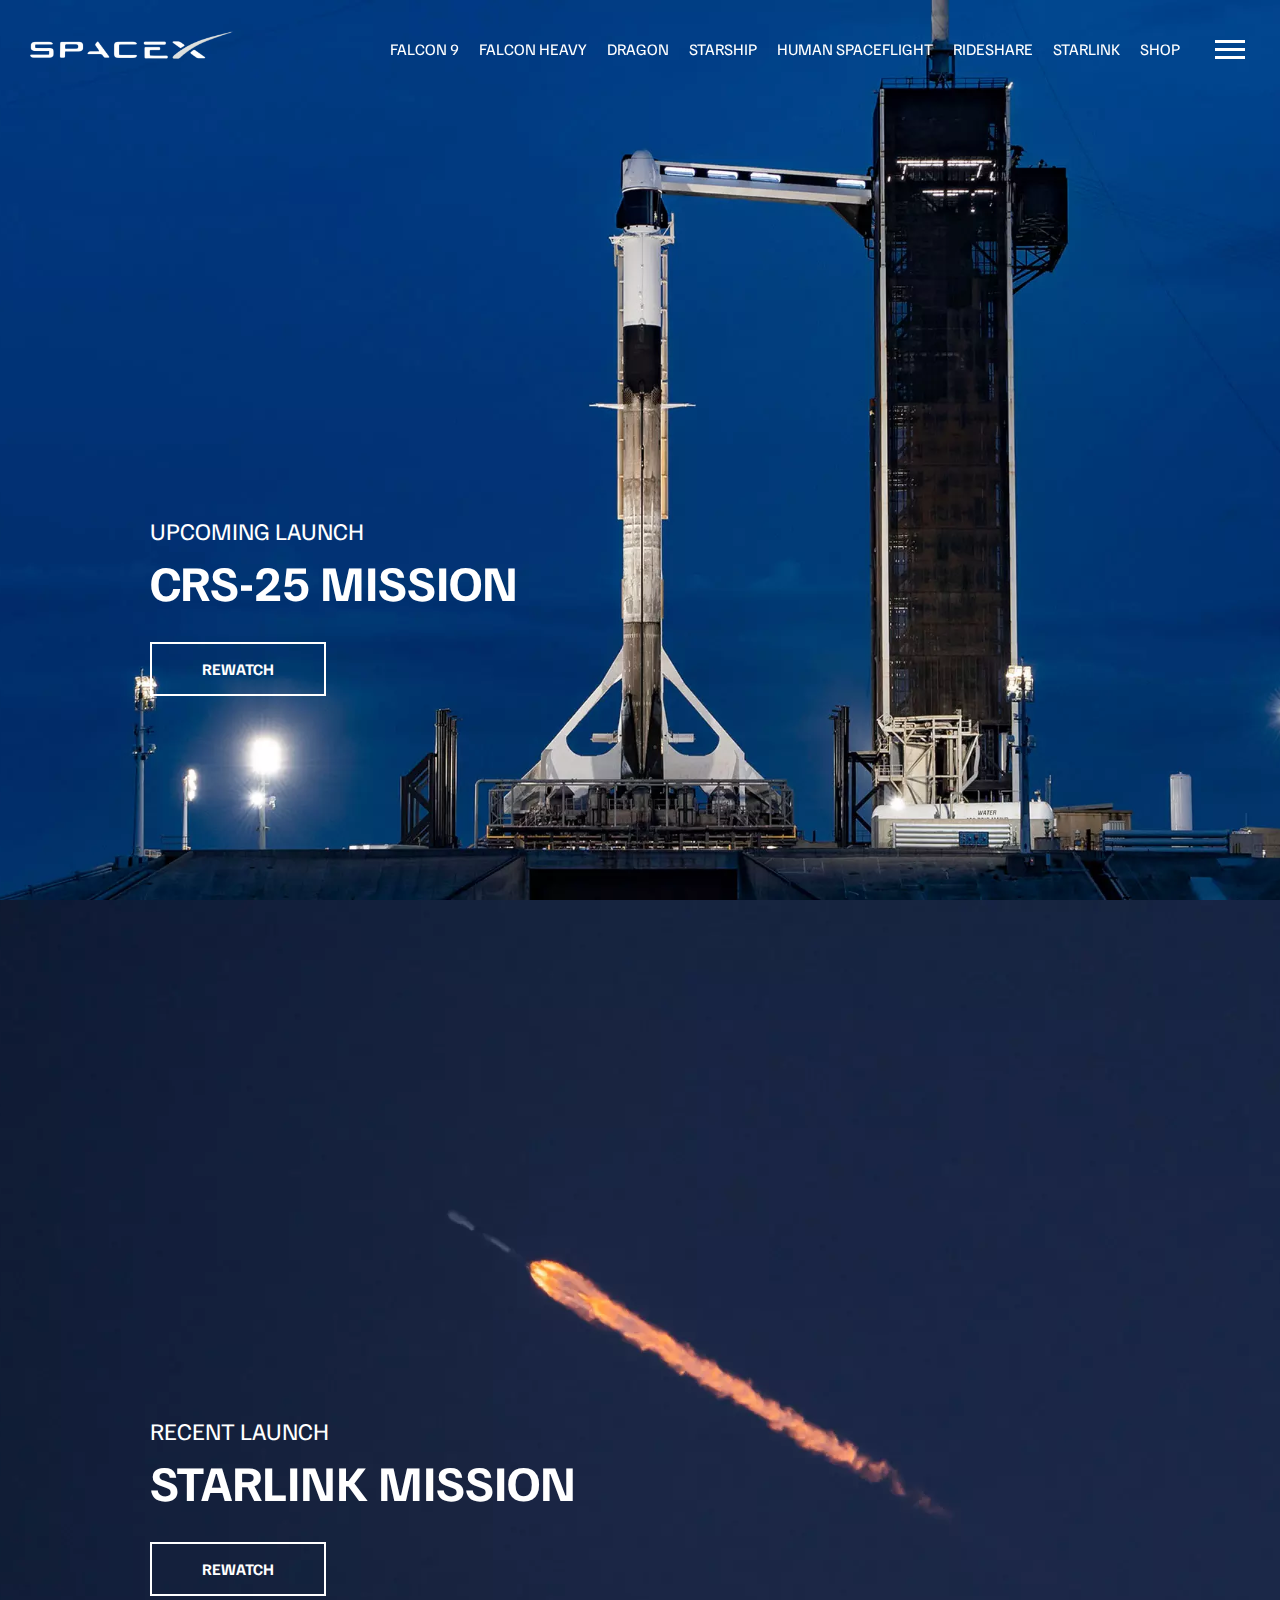
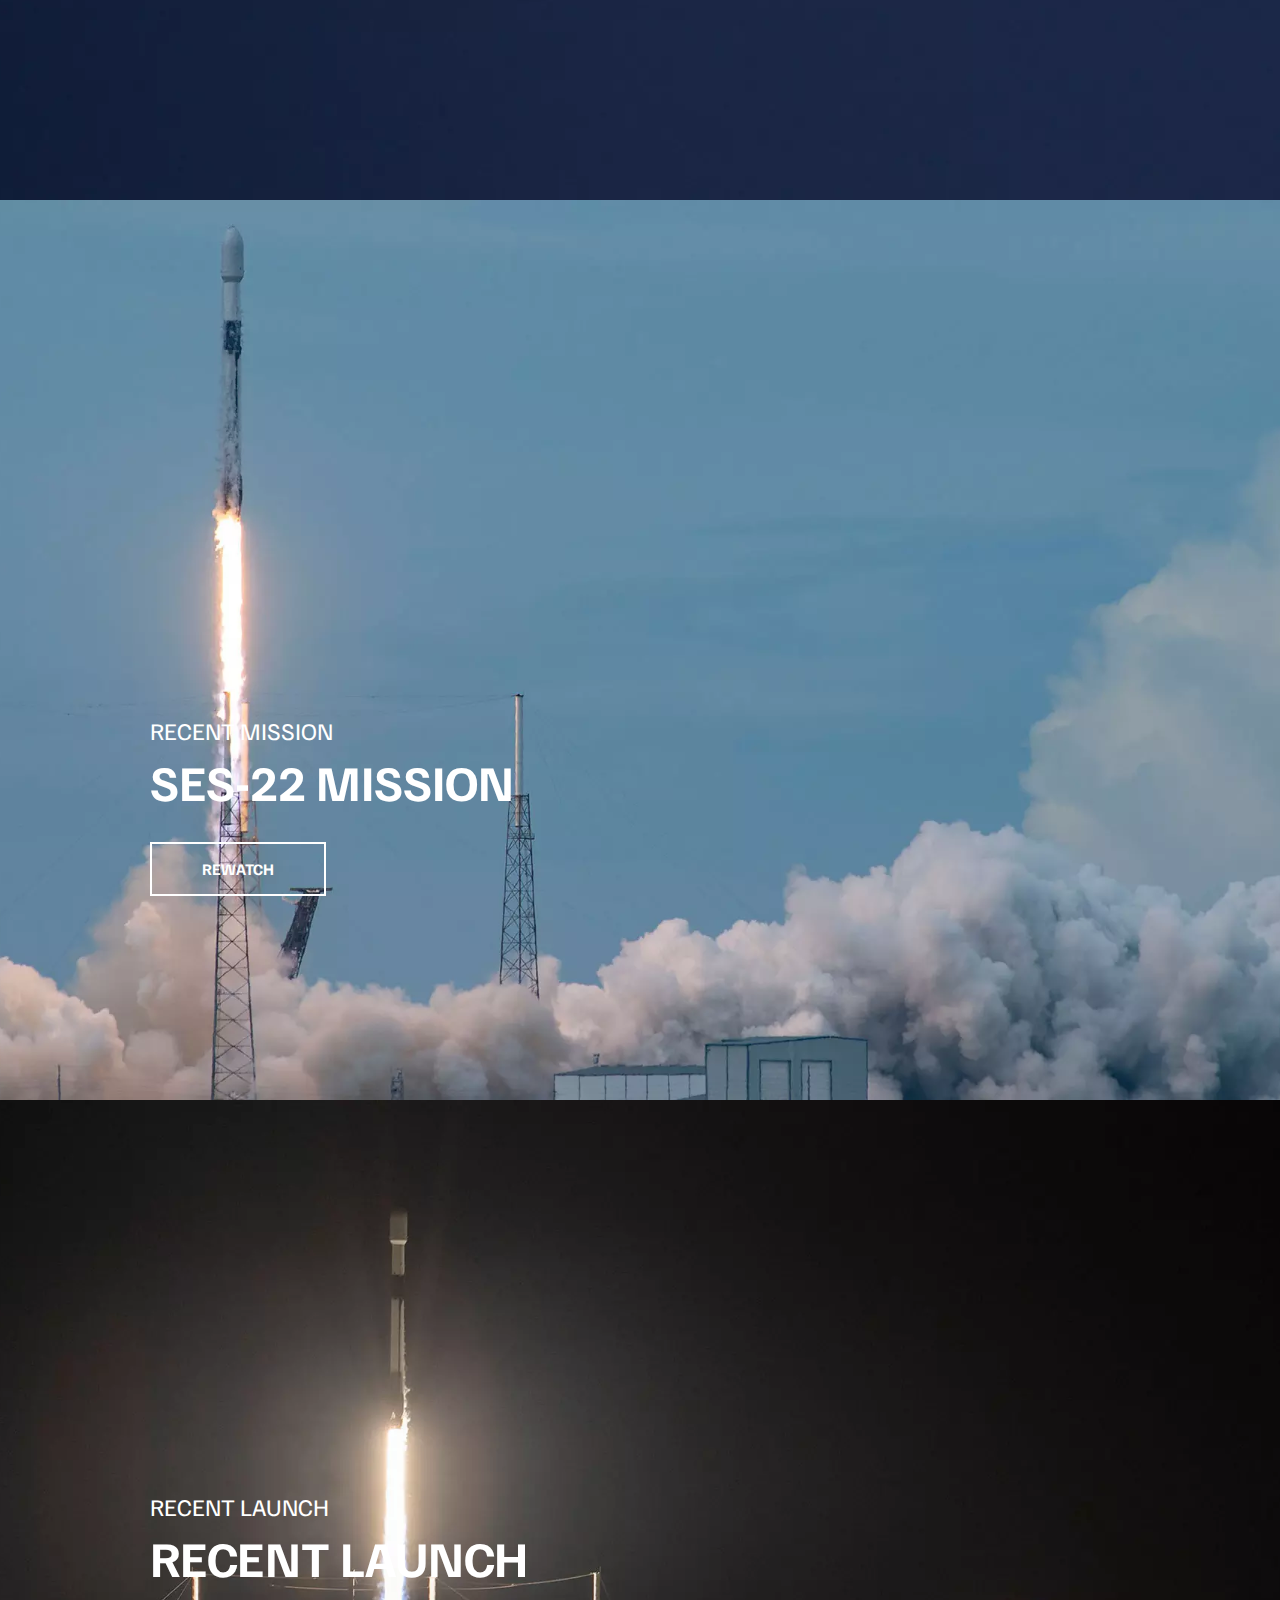
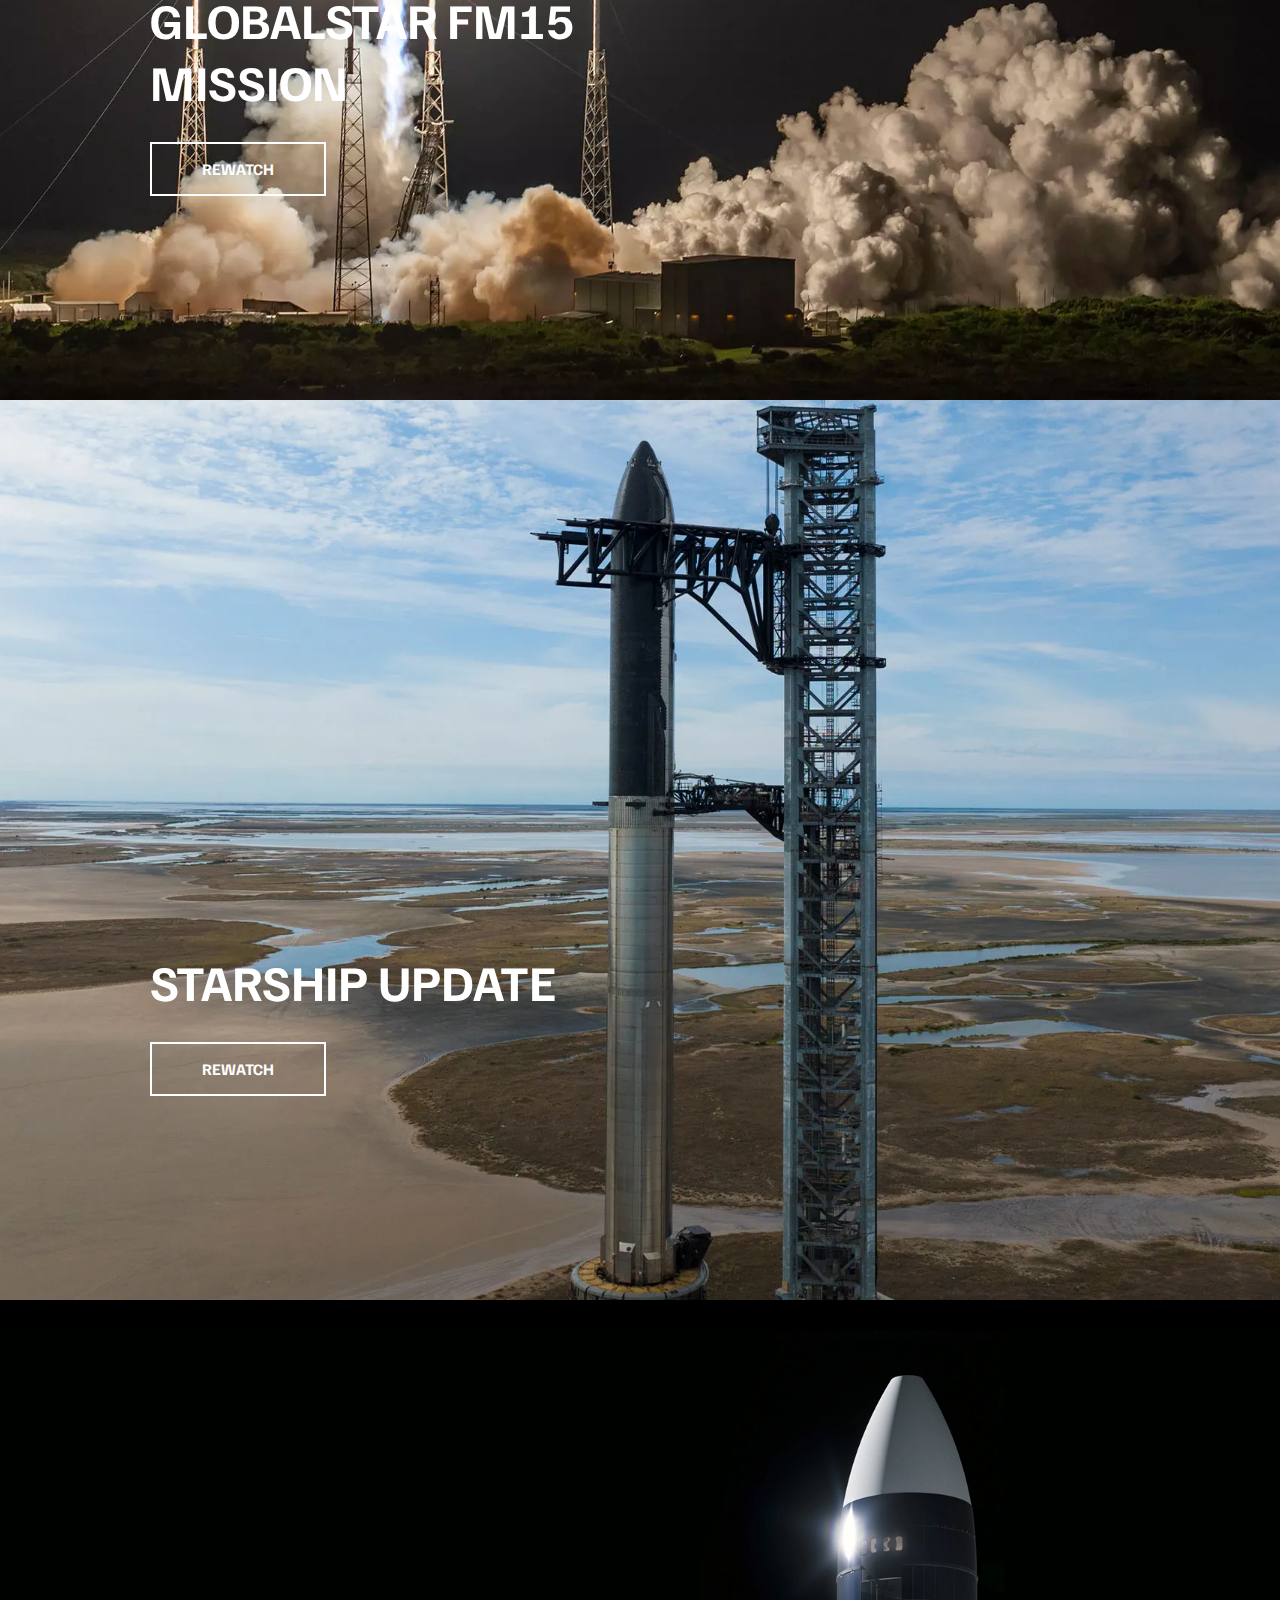
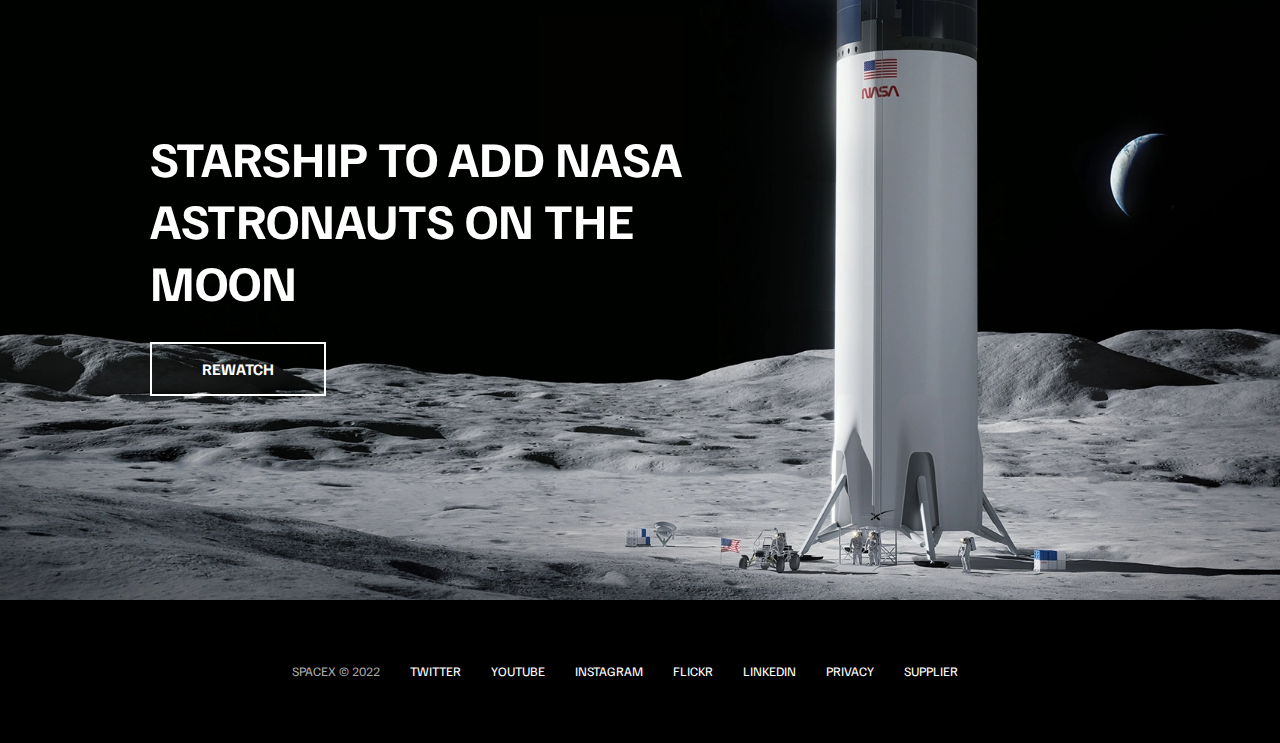
<file: index.html>
<!DOCTYPE html>
<html lang="en">

<head>
    <meta charset="UTF-8">
    <meta http-equiv="X-UA-Compatible" content="IE=edge">
    <meta name="viewport" content="width=device-width, initial-scale=1.0">
    <title>SpaceX</title>

    <link rel="stylesheet" href="css/styles.css">
</head>

<body>
    <!-- Overlay -->
    <div id="overlay"></div>
    <div id="mobile_menu" class="mobile_menu">
        <ul>
            <li class="mobile_only"><a href="falcon9.html">Falcon 9</a></li>
            <li class="mobile_only"><a href="falcon-heavy.html">Falcon Heavy</a></li>
            <li class="mobile_only"><a href="dragon.html">Dragon</a></li>
            <li class="mobile_only"><a href="#">Starship</a></li>
            <li class="mobile_only"><a href="#">Human Spaceflight</a></li>
            <li class="mobile_only"><a href="#">Rideshare</a></li>
            <li class="mobile_only"><a href="#">Starlink</a></li>
            <li class="mobile_only"><a href="#">Shop</a></li>

            <li><a href="#">Mission</a></li>
            <li><a href="#">Launches</a></li>
            <li><a href="#">Careers</a></li>
            <li><a href="#">Updates</a></li>
        </ul>
    </div>

    <header class="main-header">
        <div class="logo">
            <a href="index.html">
                <img src="img/logo.png" alt="">
            </a>
        </div>

        <nav class="desktop-main-menu">
            <ul>
                <li><a href="falcon9.html">Falcon 9</a></li>
                <li><a href="falcon-heavy.html">Falcon Heavy</a></li>
                <li><a href="dragon.html">Dragon</a></li>
                <li><a href="#">Starship</a></li>
                <li><a href="#">Human Spaceflight</a></li>
                <li><a href="#">Rideshare</a></li>
                <li><a href="#">Starlink</a></li>
                <li><a href="#">Shop</a></li>
            </ul>
        </nav>
    </header>

    <!-- Hamburger -->
    <button id="menu_btn">
        <div class="bar1"></div>
        <div class="bar2"></div>
        <div class="bar3"></div>
    </button>

    <!-- Section A -->
    <section class="section-a">
        <div class="section_inner">
            <h4>Upcoming Launch</h4>
            <h2>CRS-25 Mission</h2>
            <a href="#" class="btn">
                <span>Rewatch</span>
            </a>
        </div>


        <div class="scroll-arrow">
            <svg width="30px" height="20px">
                <path stroke="#ffffff" fill="none" stroke-width="2px" d="M2.000,5.000 L15.000,18.000 L28.000,5.000 ">
                </path>
            </svg>
        </div>
    </section>

    <!-- Section B -->
    <section class="section-b">
        <div class="section_inner">
            <h4>Recent Launch</h4>
            <h2>Starlink Mission</h2>
            <a href="#" class="btn">
                <span>Rewatch</span>
            </a>
        </div>

        <div class="scroll-arrow">
            <svg width="30px" height="20px">
                <path stroke="#ffffff" fill="none" stroke-width="2px" d="M2.000,5.000 L15.000,18.000 L28.000,5.000 ">
                </path>
            </svg>
        </div>
    </section>

    <!-- Section C -->

    <section class="section-c">
        <div class="section_inner">
            <h4>RECENT MISSION</h4>
            <h2>SES-22 MISSION</h2>
            <a href="#" class="btn">
                <span>Rewatch</span>
            </a>
        </div>

        <div class="scroll-arrow">
            <svg width="30px" height="20px">
                <path stroke="#ffffff" fill="none" stroke-width="2px" d="M2.000,5.000 L15.000,18.000 L28.000,5.000 ">
                </path>
            </svg>
        </div>
    </section>

    <!-- Section D -->
    <section class="section-d">
        <div class="section_inner">
            <h4>RECENT LAUNCH</h4>
            <h2>RECENT LAUNCH GLOBALSTAR FM15 MISSION</h2>
            <a href="#" class="btn">
                <span>Rewatch</span>
            </a>
        </div>

        <div class="scroll-arrow">
            <svg width="30px" height="20px">
                <path stroke="#ffffff" fill="none" stroke-width="2px" d="M2.000,5.000 L15.000,18.000 L28.000,5.000 ">
                </path>
            </svg>
        </div>
    </section>

    <!-- Section E -->
    <section class="section-e">
        <div class="section_inner">
            <h2>STARSHIP UPDATE</h2>
            <a href="#" class="btn">
                <span>Rewatch</span>
            </a>
        </div>

        <div class="scroll-arrow">
            <svg width="30px" height="20px">
                <path stroke="#ffffff" fill="none" stroke-width="2px" d="M2.000,5.000 L15.000,18.000 L28.000,5.000 ">
                </path>
            </svg>
        </div>
    </section>

    <!-- Section F -->
    <section class="section-f">
        <div class="section_inner">
            <h2>STARSHIP TO ADD NASA ASTRONAUTS ON THE MOON</h2>
            <a href="#" class="btn">
                <span>Rewatch</span>
            </a>
        </div>
    </section>

    <footer>
        <ul>
            <li>SpaceX &copy; 2022</li>
            <li><a href="#">Twitter</a></li>
            <li><a href="#">Youtube</a></li>
            <li><a href="#">instagram</a></li>
            <li><a href="#">flickr</a></li>
            <li><a href="#">linkedin</a></li>
            <li><a href="#">privacy</a></li>
            <li><a href="#">supplier</a></li>
        </ul>
    </footer>

    <script src="js/script.js"></script>
</body>

</html>
</file>
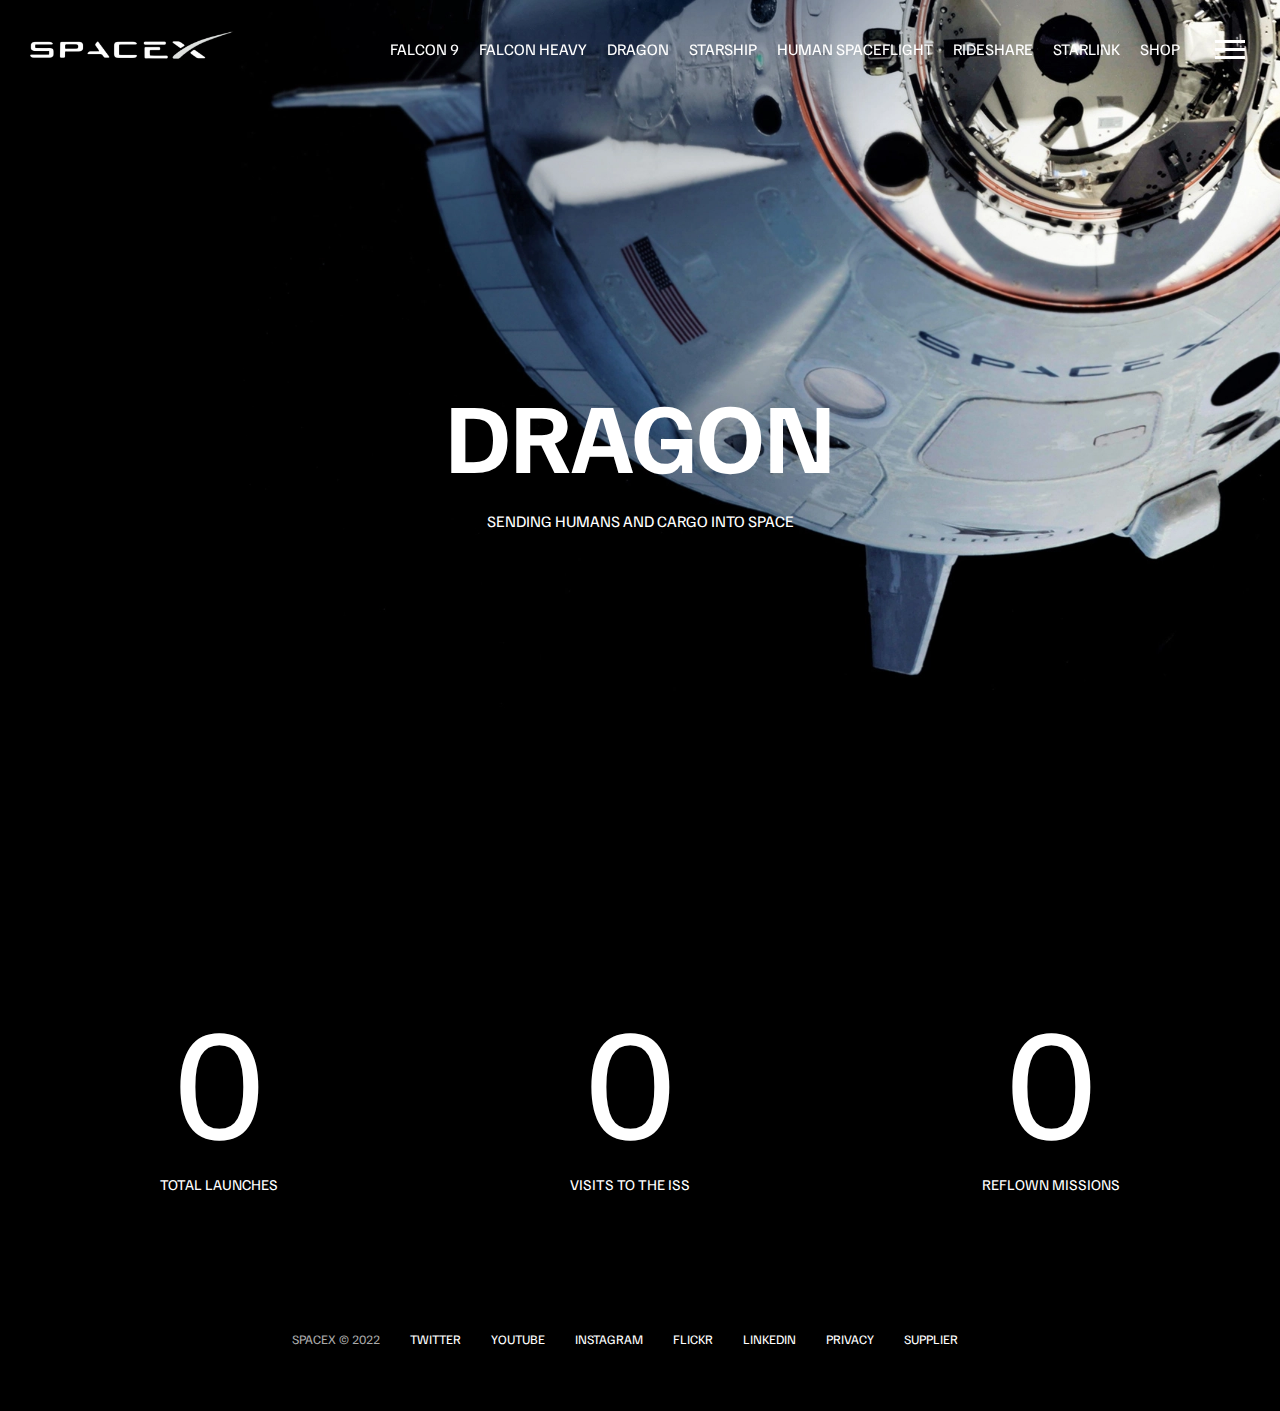
<file: dragon.html>
<!DOCTYPE html>
<html lang="en">

<head>
    <meta charset="UTF-8">
    <meta http-equiv="X-UA-Compatible" content="IE=edge">
    <meta name="viewport" content="width=device-width, initial-scale=1.0">
    <title>SpaceX</title>

    <link rel="stylesheet" href="css/styles.css">
</head>

<body>
    <!-- Overlay -->
    <div id="overlay"></div>
    <div id="mobile_menu" class="mobile_menu">
        <ul>
            <li class="mobile_only"><a href="falcon9.html">Falcon 9</a></li>
            <li class="mobile_only"><a href="falcon-heavy.html">Falcon Heavy</a></li>
            <li class="mobile_only"><a href="dragon.html">Dragon</a></li>
            <li class="mobile_only"><a href="#">Starship</a></li>
            <li class="mobile_only"><a href="#">Human Spaceflight</a></li>
            <li class="mobile_only"><a href="#">Rideshare</a></li>
            <li class="mobile_only"><a href="#">Starlink</a></li>
            <li class="mobile_only"><a href="#">Shop</a></li>

            <li><a href="#">Mission</a></li>
            <li><a href="#">Launches</a></li>
            <li><a href="#">Careers</a></li>
            <li><a href="#">Updates</a></li>
        </ul>
    </div>

    <header class="main-header">
        <div class="logo">
            <a href="index.html">
                <img src="img/logo.png" alt="">
            </a>
        </div>

        <nav class="desktop-main-menu">
            <ul>
                <li><a href="falcon9.html">Falcon 9</a></li>
                <li><a href="falcon-heavy.html">Falcon Heavy</a></li>
                <li><a href="dragon.html">Dragon</a></li>
                <li><a href="#">Starship</a></li>
                <li><a href="#">Human Spaceflight</a></li>
                <li><a href="#">Rideshare</a></li>
                <li><a href="#">Starlink</a></li>
                <li><a href="#">Shop</a></li>
            </ul>
        </nav>
    </header>

    <!-- Hamburger -->
    <button id="menu_btn">
        <div class="bar1"></div>
        <div class="bar2"></div>
        <div class="bar3"></div>
    </button>

    <!-- Main -->

    <section class="section_animate bg_dragon">

    </section>
    <div class="section_inner_center">
        <h3>DRAGON</h3>
        <p>SENDING HUMANS AND CARGO INTO SPACE</p>
    </div>

    <div class="stats">
        <div>
            <span class="counter" data-target="36">0</span>
            <h4>Total launches</h4>
        </div>
        <div>
            <span class="counter" data-target="32">0</span>
            <h4>VISITS TO THE ISS</h4>
        </div>
        <div>
            <span class="counter" data-target="15">0</span>
            <h4>REFLOWN MISSIONS</h4>
        </div>
    </div>


    <footer>
        <ul>
            <li>SpaceX &copy; 2022</li>
            <li><a href="#">Twitter</a></li>
            <li><a href="#">Youtube</a></li>
            <li><a href="#">instagram</a></li>
            <li><a href="#">flickr</a></li>
            <li><a href="#">linkedin</a></li>
            <li><a href="#">privacy</a></li>
            <li><a href="#">supplier</a></li>
        </ul>
    </footer>

    <script src="js/script.js"></script>
</body>

</html>
</file>
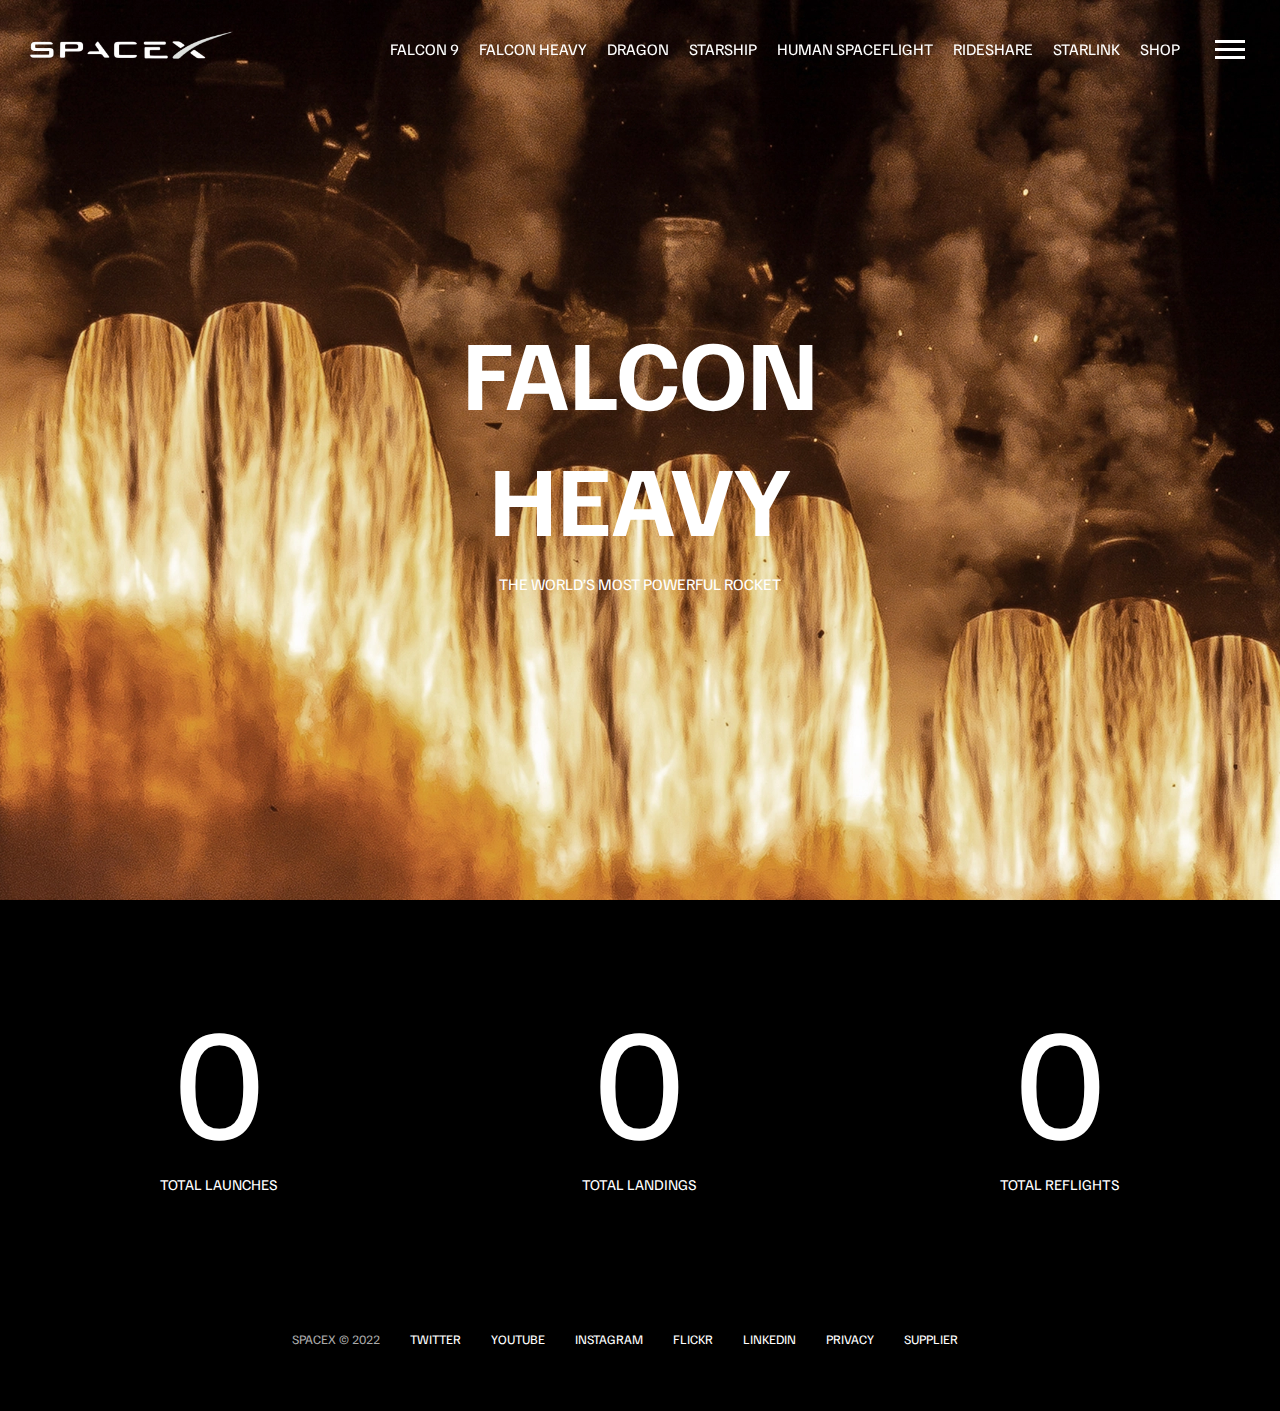
<file: falcon-heavy.html>
<!DOCTYPE html>
<html lang="en">

<head>
    <meta charset="UTF-8">
    <meta http-equiv="X-UA-Compatible" content="IE=edge">
    <meta name="viewport" content="width=device-width, initial-scale=1.0">
    <title>SpaceX</title>

    <link rel="stylesheet" href="css/styles.css">
</head>

<body>
    <!-- Overlay -->
    <div id="overlay"></div>
    <div id="mobile_menu" class="mobile_menu">
        <ul>
            <li class="mobile_only"><a href="falcon9.html">Falcon 9</a></li>
            <li class="mobile_only"><a href="falcon-heavy.html">Falcon Heavy</a></li>
            <li class="mobile_only"><a href="dragon.html">Dragon</a></li>
            <li class="mobile_only"><a href="#">Starship</a></li>
            <li class="mobile_only"><a href="#">Human Spaceflight</a></li>
            <li class="mobile_only"><a href="#">Rideshare</a></li>
            <li class="mobile_only"><a href="#">Starlink</a></li>
            <li class="mobile_only"><a href="#">Shop</a></li>

            <li><a href="#">Mission</a></li>
            <li><a href="#">Launches</a></li>
            <li><a href="#">Careers</a></li>
            <li><a href="#">Updates</a></li>
        </ul>
    </div>

    <header class="main-header">
        <div class="logo">
            <a href="index.html">
                <img src="img/logo.png" alt="">
            </a>
        </div>

        <nav class="desktop-main-menu">
            <ul>
                <li><a href="falcon9.html">Falcon 9</a></li>
                <li><a href="falcon-heavy.html">Falcon Heavy</a></li>
                <li><a href="dragon.html">Dragon</a></li>
                <li><a href="#">Starship</a></li>
                <li><a href="#">Human Spaceflight</a></li>
                <li><a href="#">Rideshare</a></li>
                <li><a href="#">Starlink</a></li>
                <li><a href="#">Shop</a></li>
            </ul>
        </nav>
    </header>

    <!-- Hamburger -->
    <button id="menu_btn">
        <div class="bar1"></div>
        <div class="bar2"></div>
        <div class="bar3"></div>
    </button>

    <!-- Main -->

    <section class="section_animate bg_falcon_heavy">

    </section>
    <div class="section_inner_center">
        <h3>FALCON HEAVY</h3>
        <p>THE WORLD’S MOST POWERFUL ROCKET</p>
    </div>

    <div class="stats">
        <div>
            <span class="counter" data-target="3">0</span>
            <h4>Total launches</h4>
        </div>
        <div>
            <span class="counter" data-target="7">0</span>
            <h4>Total Landings</h4>
        </div>
        <div>
            <span class="counter" data-target="4">0</span>
            <h4>Total Reflights</h4>
        </div>
    </div>


    <footer>
        <ul>
            <li>SpaceX &copy; 2022</li>
            <li><a href="#">Twitter</a></li>
            <li><a href="#">Youtube</a></li>
            <li><a href="#">instagram</a></li>
            <li><a href="#">flickr</a></li>
            <li><a href="#">linkedin</a></li>
            <li><a href="#">privacy</a></li>
            <li><a href="#">supplier</a></li>
        </ul>
    </footer>

    <script src="js/script.js"></script>
</body>

</html>
</file>
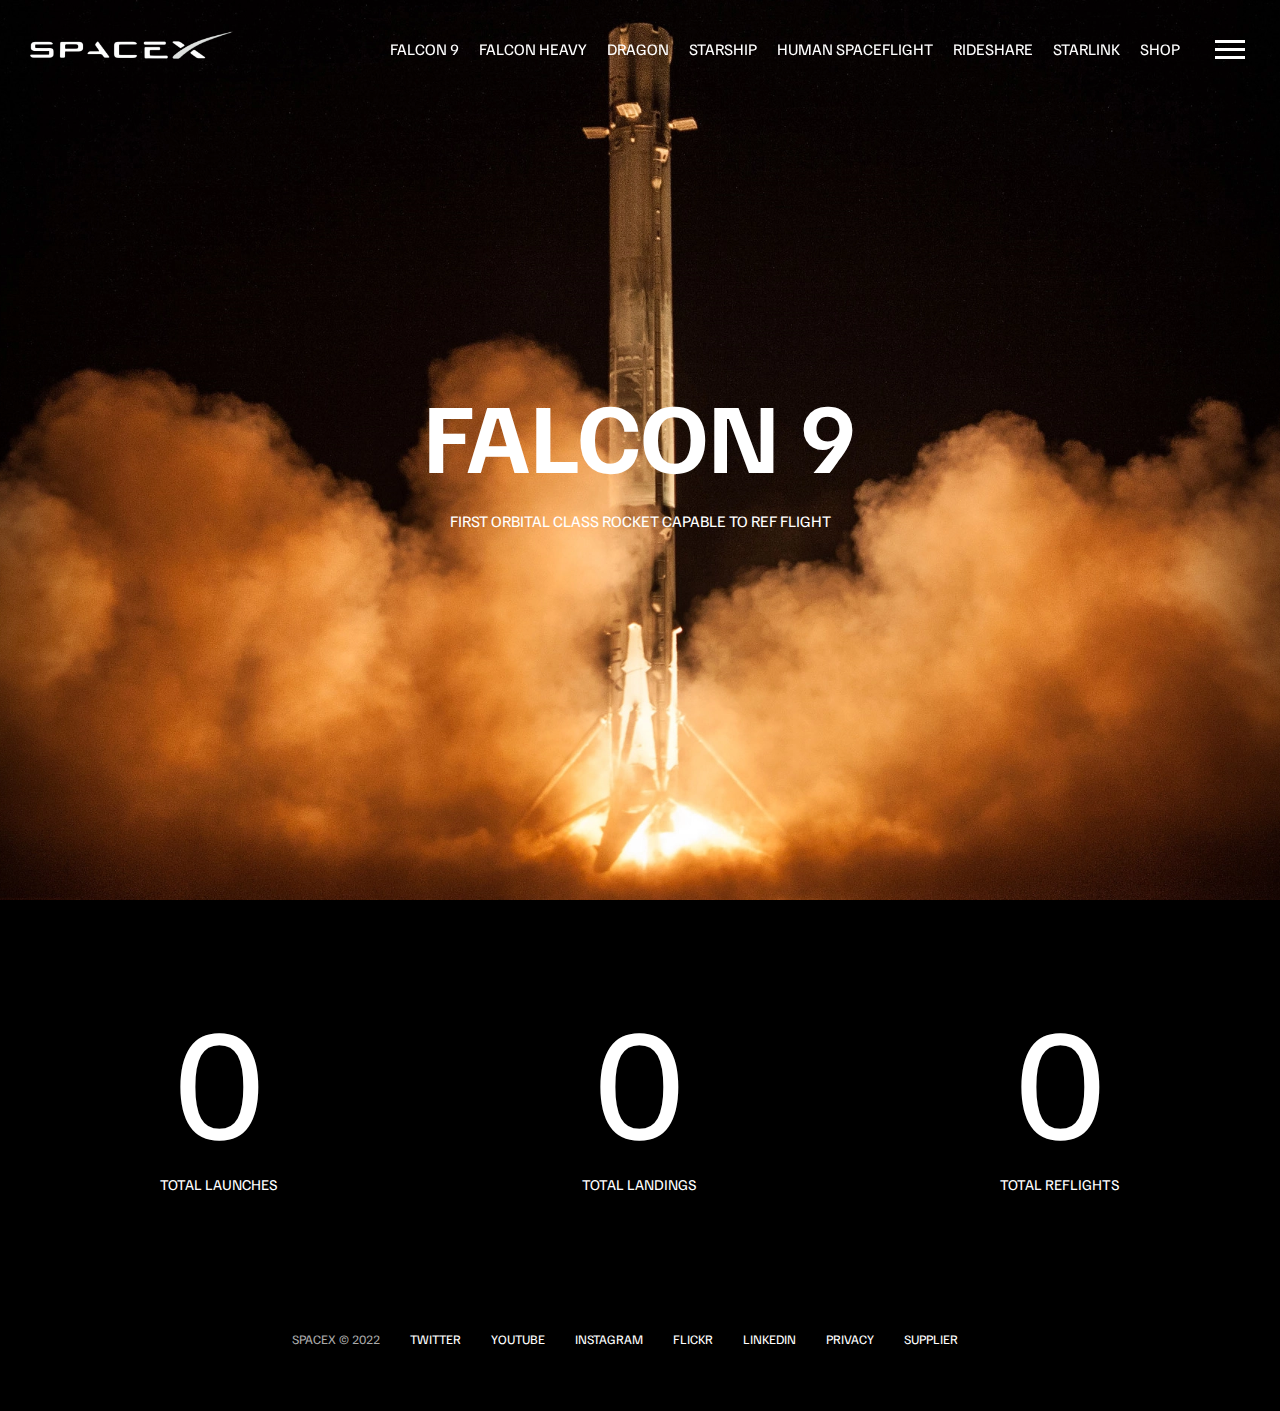
<file: falcon9.html>
<!DOCTYPE html>
<html lang="en">

<head>
    <meta charset="UTF-8">
    <meta http-equiv="X-UA-Compatible" content="IE=edge">
    <meta name="viewport" content="width=device-width, initial-scale=1.0">
    <title>SpaceX</title>

    <link rel="stylesheet" href="css/styles.css">
</head>

<body>
    <!-- Overlay -->
    <div id="overlay"></div>
    <div id="mobile_menu" class="mobile_menu">
        <ul>
            <li class="mobile_only"><a href="falcon9.html">Falcon 9</a></li>
            <li class="mobile_only"><a href="falcon-heavy.html">Falcon Heavy</a></li>
            <li class="mobile_only"><a href="dragon.html">Dragon</a></li>
            <li class="mobile_only"><a href="#">Starship</a></li>
            <li class="mobile_only"><a href="#">Human Spaceflight</a></li>
            <li class="mobile_only"><a href="#">Rideshare</a></li>
            <li class="mobile_only"><a href="#">Starlink</a></li>
            <li class="mobile_only"><a href="#">Shop</a></li>

            <li><a href="#">Mission</a></li>
            <li><a href="#">Launches</a></li>
            <li><a href="#">Careers</a></li>
            <li><a href="#">Updates</a></li>
        </ul>
    </div>

    <header class="main-header">
        <div class="logo">
            <a href="index.html">
                <img src="img/logo.png" alt="">
            </a>
        </div>

        <nav class="desktop-main-menu">
            <ul>
                <li><a href="falcon9.html">Falcon 9</a></li>
                <li><a href="falcon-heavy.html">Falcon Heavy</a></li>
                <li><a href="dragon.html">Dragon</a></li>
                <li><a href="#">Starship</a></li>
                <li><a href="#">Human Spaceflight</a></li>
                <li><a href="#">Rideshare</a></li>
                <li><a href="#">Starlink</a></li>
                <li><a href="#">Shop</a></li>
            </ul>
        </nav>
    </header>

    <!-- Hamburger -->
    <button id="menu_btn">
        <div class="bar1"></div>
        <div class="bar2"></div>
        <div class="bar3"></div>
    </button>

    <!-- Main -->

    <section class="section_animate bg_falcon_9">

    </section>
    <div class="section_inner_center">
        <h3>Falcon 9</h3>
        <p>First orbital class rocket capable to ref flight</p>
    </div>

    <div class="stats">
        <div>
            <span class="counter" data-target="178">0</span>
            <h4>Total launches</h4>
        </div>
        <div>
            <span class="counter" data-target="138">0</span>
            <h4>Total Landings</h4>
        </div>
        <div>
            <span class="counter" data-target="116">0</span>
            <h4>Total Reflights</h4>
        </div>
    </div>


    <footer>
        <ul>
            <li>SpaceX &copy; 2022</li>
            <li><a href="#">Twitter</a></li>
            <li><a href="#">Youtube</a></li>
            <li><a href="#">instagram</a></li>
            <li><a href="#">flickr</a></li>
            <li><a href="#">linkedin</a></li>
            <li><a href="#">privacy</a></li>
            <li><a href="#">supplier</a></li>
        </ul>
    </footer>

    <script src="js/script.js"></script>
</body>

</html>
</file>
<file: css/styles.css>
@import url('https://fonts.googleapis.com/css2?family=Familjen+Grotesk:wght@400;600;700&display=swap');

*,
*::before,
*::after {
    margin: 0;
    padding: 0;
    box-sizing: border-box;
    transition: all 0.3s;
}

body {
    font-family: 'Familjen Grotesk', sans-serif;
    background-color: black;
    color: white;
    transition: scrollbar-width 0.3s;
}

a {
    text-decoration: none;
    color: #fff;
}

ul {
    list-style: none;
}

/* Overlay */
.overlay_show {
    position: fixed;
    top: 0;
    left: 0;
    right: 0;
    bottom: 0;
    background-color: rgba(0, 0, 0, 0.6);
    z-index: 3;
}

.stop-scroll {
    scrollbar-width: none;
    overflow: hidden;
}

/* Hide mobile_only */
.mobile_only {
    display: none;
}

/* Header */

.main-header {
    position: fixed;
    top: 0;
    left: 0;
    width: 100%;
    z-index: 3;
    display: flex;
    justify-content: space-between;
    align-items: center;
    text-transform: uppercase;
    height: 100px;
    padding: 0 30px;
}

/* Logo */
.logo {
    width: 210px;
    height: auto;
}

.logo img {
    width: 100%;
    display: block;
    height: auto;
}

/* Desktop menu */

.desktop-main-menu {
    margin-right: 50px;
}

.desktop-main-menu ul {
    display: flex;
}

.desktop-main-menu ul li {
    position: relative;
    margin-right: 20px;
    padding-bottom: 2px;
}

/* Menu item bottom border */
.desktop-main-menu ul li a::after {
    content: "";
    position: absolute;
    width: 100%;
    bottom: 0;
    left: 0;
    height: 1px;
    background-color: white;
    transform: scaleX(0);
    transition: transform 0.4s;
    transform-origin: right center;
}

.desktop-main-menu ul li a:hover::after {
    transform: scaleX(1);
    transform-origin: left center;
}

/* Mobile_menu */
.mobile_menu {
    position: fixed;
    top: 0;
    right: 0;
    height: 100%;
    width: 300px;
    background-color: #000;
    z-index: 4;
    transform: translateX(100%);
    opacity: 0;
    transition: all 0.6s;
}

.show_menu {
    opacity: 1;
    transform: translateX(0);
}

.mobile_menu ul {
    padding: 100px 30px 0 60px;
}

.mobile_menu ul li {
    text-align: right;
    font-size: 16px;
    text-transform: uppercase;
    padding: 10px 0;
    border-bottom: 1px solid #fff;
}

.mobile_menu ul li a:hover {
    color: #aaa;
}

/* Hamburger menu button */
#menu_btn {
    border: none;
    outline: none;
    display: block;
    position: absolute;
    background-color: transparent;
    z-index: 4;
    top: 30px;
    right: 25px;
    padding: 10px;
    cursor: pointer;
}

#menu_btn div {
    width: 30px;
    height: 3px;
    margin-bottom: 5px;
    background-color: white;
    transition: all 0.3s;
}

#menu_btn.active .bar1 {
    transform: rotate(45deg) translate(5px, 8px);
}

#menu_btn.active .bar2 {
    opacity: 0;
}

#menu_btn.active .bar3 {
    transform: rotate(-45deg) translate(3px, -7px);
}

/* Sections */
section {
    height: 100vh;
    background-position: center;
    background-repeat: no-repeat;
    background-size: cover;
    position: relative;
    text-transform: uppercase;
}

/* Background of each section */
.section-a {
    background-image: url('../img/section-a.webp');
}

.section-b {
    background-image: url('../img/section-b.webp');
}

.section-c {
    background-image: url('../img/section-c.webp');
}

.section-d {
    background-image: url('../img/section-d.webp');
}

.section-e {
    background-image: url('../img/section-e.webp');
}

.section-f {
    background-image: url('../img/section-f.webp');
}

.section_inner {
    position: absolute;
    bottom: 200px;
    left: 150px;
    max-width: 560px;
}

.section_inner h4 {
    font-size: 24px;
    margin-bottom: 5px;
    font-weight: 300;
    animation: fadeInUp 0.4s ease-out;
}

.section_inner h2 {
    font-size: 50px;
    font-weight: 700;
    margin-bottom: 20px;
    animation: fadeInUp 0.4s ease-out 0.2s backwards;
}

.section_inner a {
    animation: fadeInUp 0.4s ease-out 0.5s backwards;
}

.btn {
    border: 2px solid #fff;
    padding: 15px 50px;
    display: inline-block;
    font-weight: bold;
    position: relative;
    padding: 15px 50px;
    text-transform: uppercase;
    cursor: pointer;
    min-width: 130px;
    text-align: center;
    overflow: hidden;
    z-index: 2;
    margin-top: 10px;
}

.btn::after {
    content: "";
    position: absolute;
    background-color: white;
    left: 0;
    right: 0;
    bottom: 0;
    height: 0;
    transition: height 0.2s ease-out;
    z-index: -1;
}

.btn:hover span {
    transition: color 0.2s;
    color: #000;
}

.btn:hover::after {
    height: 100%;
}

.scroll-arrow {
    position: absolute;
    left: 50%;
    bottom: 100px;
    opacity: 0;
    transform: translateX(-50%);
    animation: fadeInBounce 4s infinite;
}

@keyframes fadeInBounce {
    40% {
        opacity: 1;
        transform: translateY(0);
    }

    0%,
    20%,
    50%,
    80%,
    100% {
        opacity: 0%;
        transform: translateY(-20px);
    }
}


/* Animation */
@keyframes fadeInUp {
    from {
        opacity: 0;
        transform: translateY(100%);
    }

    to {
        opacity: 1;
        transform: translateY(0);
    }
}

/* Falcon 9 */

.section_animate {
    animation: fadeIn 2s ease-in-out;
}

@keyframes fadeIn {
    from {
        opacity: 0;
    }

    to {
        opacity: 1;
    }
}

.bg_falcon_9 {
    background-image: url('../img/falcon-9.webp');
}

.bg_dragon {
    background-image: url('../img/dragon.webp');
}
.bg_falcon_heavy {
    background-image: url('../img/falcon-heavy.webp');
}

.section_inner_center {
    position: absolute;
    top: 50%;
    left: 50%;
    transform: translate(-50%, -50%);
    text-transform: uppercase;
    text-align: center;
}

.section_inner_center h3 {
    font-size: 100px;
    margin-bottom: 15px;
    animation: fadeInUp 1.2s ease-in-out;
}

.section_inner_center p {
    animation: fadeInUp 0.4s ease-in-out 0.7s backwards;
}

/* Stats */
.stats {
    margin: auto;
    max-width: 960px;
    display: flex;
    justify-content: space-between;
    align-items: center;
    padding: 75px 0;
    text-align: center;
}

.stats div span {
    font-size: 160px;
}

.stats div h4 {
    font-size: 15px;
    font-weight: 400;
    text-transform: uppercase;
}

/* Footer */
footer {
    padding: 55px 0;
    position: relative;
}

footer ul {
    display: flex;
    justify-content: center;
    align-items: center;
    flex-wrap: wrap;
}

footer ul:first-child {
    color: #aaa;
    user-select: none;
}

footer ul li {
    text-transform: uppercase;
    margin-right: 30px;
    font-size: 13px;
    line-height: 2.5;
}

footer ul li a {
    transition: 0.4s;
}

footer ul li a:hover {
    color: #aaa;
}

/* Media queries */

@media (max-width: 1150px) {
    .desktop-main-menu ul li a {
        font-size: 13px;
    }

    header .logo {
        width: 160px;
    }

    #menu_btn div {
        transform: scale(0.8);
    }

    .stats {
        padding: 75px 20px;
    }

    .stats div span {
        font-size: 100px;
    }
}

@media (max-width: 980px) {

    /* Hide desktop menu */
    .desktop-main-menu {
        display: none;
    }

    .mobile_only {
        display: block;
    }

    header .logo {
        width: 200px;
    }

    .stats {
        padding: 75px 40px;
    }

    .stats div span {
        font-size: 90px;
    }

    .section_inner_center {
        width: 80%;
    }
}

@media (max-width: 600px) {
    .section_inner {
        bottom: 75px;
        left: 20px;
    }

    footer ul li:first-child {
        position: absolute;
        top: 10px;
        left: 50%;
        transform: translateX(-50%);
    }

    footer {
        padding: 40px 20px 15px;
    }

    footer ul {
        display: grid;
        grid-template-columns: 1fr 1fr;
        justify-items: center;
    }

    footer ul li a {
        margin-right: 15px;
        margin: 0;
    }

    .section_inner_center h3 {
        font-size: 70px;
    }

    .stats div span {
        font-size: 60px;
    }

    .stats div h4 {
        font-size: 12px;
    }
}

@media (max-width: 450px) {
    .logo {
        margin: auto;
    }

    .section_inner h4 {
        font-size: 20px;
    }

    .section_inner h2 {
        font-size: 35px;
    }

    .btn {
        padding: 10px 20px;
        font-size: 14px;
    }


    .section_inner_center h3 {
        font-size: 50px;
    }

    .section_inner_center p {
        font-size: 12px;
    }

    .scroll-arrow {
        bottom: 30px;
    }


    .stats div span {
        font-size: 40px;
    }

    .stats div h4 {
        font-size: 10px;
    }
}
</file>
